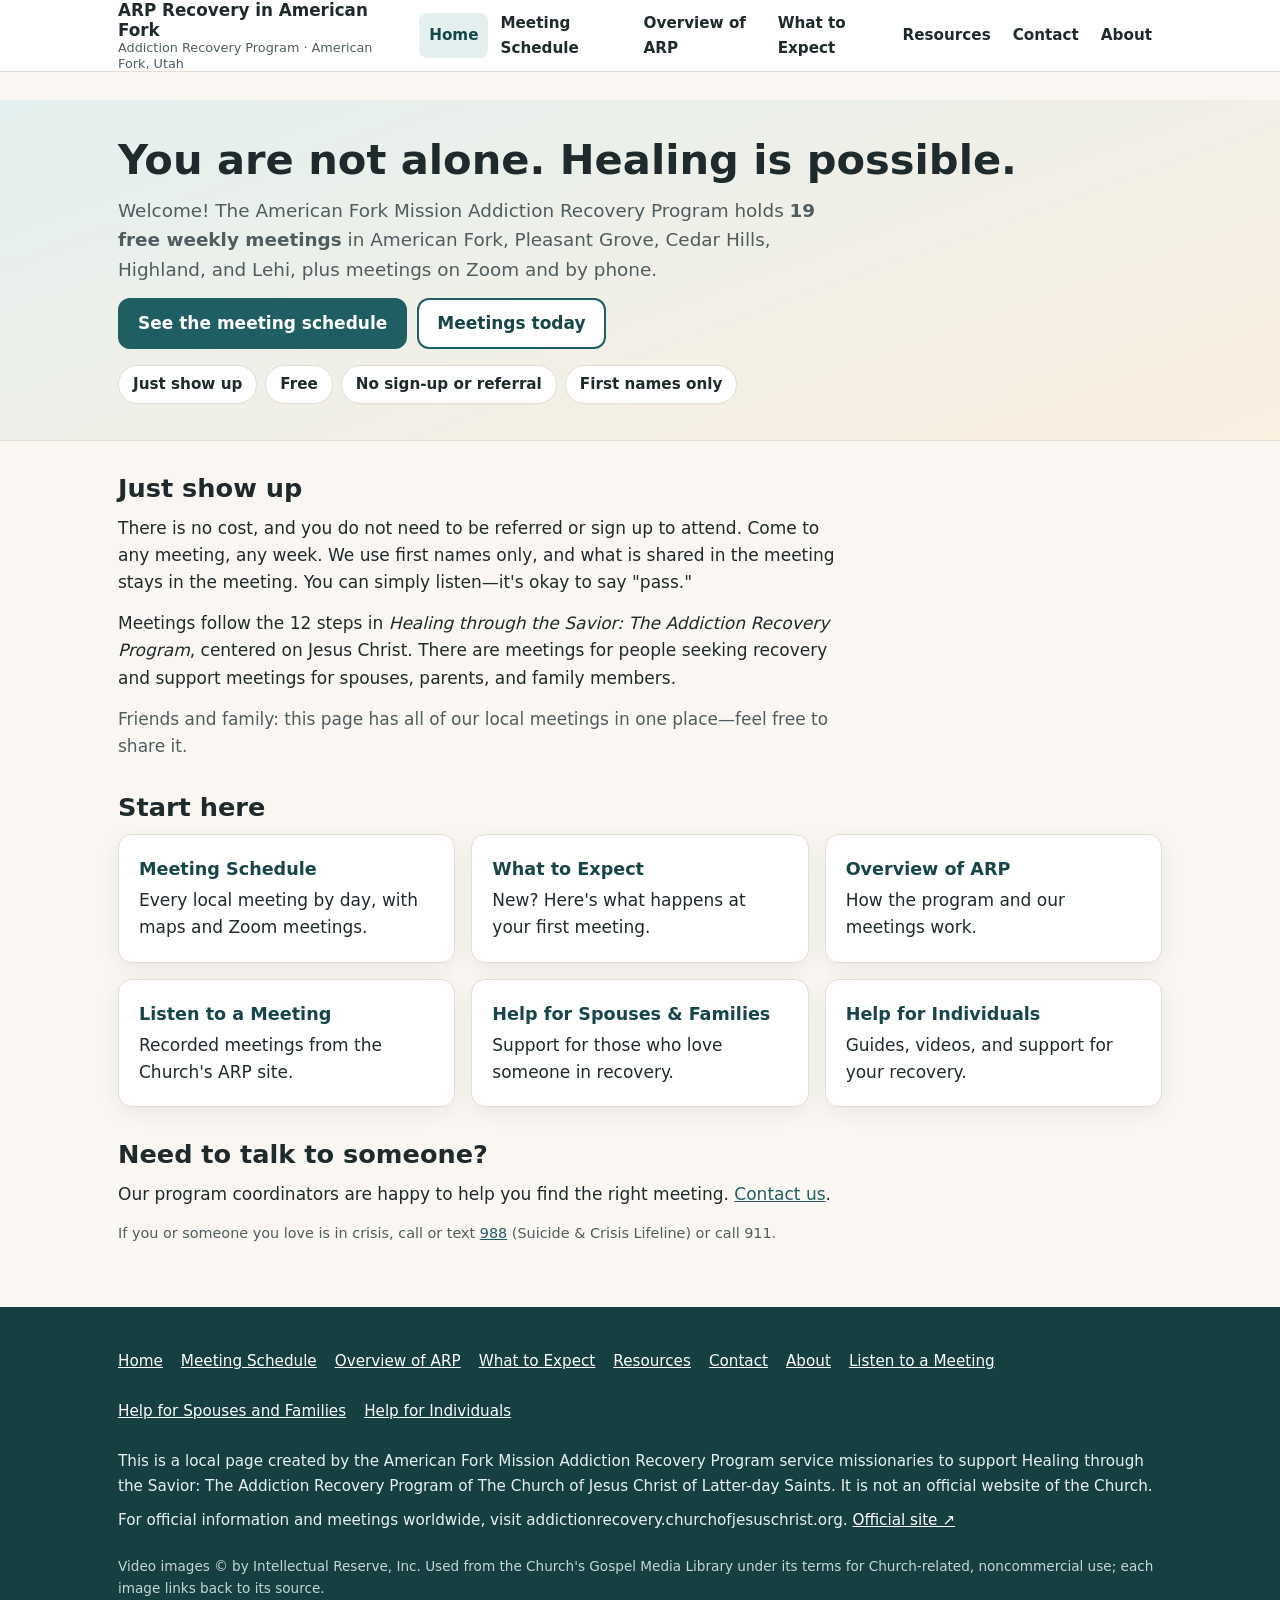
<file: index.html>
<!doctype html>
<html lang="en">
<head>
<meta charset="utf-8">
<meta name="viewport" content="width=device-width, initial-scale=1">
<title>ARP Recovery in American Fork | Addiction Recovery Program meetings</title>
<meta name="description" content="Free, confidential Addiction Recovery Program (ARP) meetings in American Fork, Pleasant Grove, Cedar Hills, Highland, Lehi and on Zoom. See the weekly schedule.">
<meta name="theme-color" content="#1f5f63">
<link rel="icon" href="/assets/img/favicon.svg" type="image/svg+xml">
<link rel="stylesheet" href="/assets/css/site.css">
<script src="/assets/js/site.js" defer></script>
</head>
<body>
<a class="skip" href="#main">Skip to content</a>
<header class="site-header" id="site-header">
  <div class="wrap"><a class="brand" href="/">ARP Recovery in American Fork</a>
  <noscript><nav><a href="/schedule">Schedule</a> · <a href="/overview">Overview</a> · <a href="/what-to-expect">What to Expect</a> · <a href="/resources">Resources</a> · <a href="/contact">Contact</a> · <a href="/about">About</a></nav></noscript></div>
</header>
<div id="announcement"></div>
<!-- ===== EDITABLE PAGE CONTENT START ===== -->
<main id="main">
  <section class="hero">
    <div class="wrap">
      <h1>You are not alone. Healing is possible.</h1>
      <p class="lead">Welcome! The American Fork Mission Addiction Recovery Program holds <strong><span data-meeting-count>19</span> free weekly meetings</strong> in American Fork, Pleasant Grove, Cedar Hills, Highland, and Lehi, plus meetings on Zoom and by phone.</p>
      <div class="btn-row">
        <a class="btn" href="/schedule">See the meeting schedule</a>
        <a class="btn secondary" href="/schedule?day=today">Meetings today</a>
      </div>
      <ul class="pill-list" aria-label="About our meetings">
        <li>Just show up</li><li>Free</li><li>No sign-up or referral</li><li>First names only</li>
      </ul>
    </div>
  </section>

  <div class="wrap">
    <section class="prose">
      <h2>Just show up</h2>
      <p>There is no cost, and you do not need to be referred or sign up to attend. Come to any meeting, any week. We use first names only, and what is shared in the meeting stays in the meeting. You can simply listen—it's okay to say "pass."</p>
      <p>Meetings follow the 12 steps in <em>Healing through the Savior: The Addiction Recovery Program</em>, centered on Jesus Christ. There are meetings for people seeking recovery and support meetings for spouses, parents, and family members.</p>
      <p class="muted">Friends and family: this page has all of our local meetings in one place—feel free to share it.</p>
    </section>

    <h2>Start here</h2>
    <div class="grid grid-3 quick">
      <a class="card" href="/schedule"><strong>Meeting Schedule</strong>Every local meeting by day, with maps and Zoom meetings.</a>
      <a class="card" href="/what-to-expect"><strong>What to Expect</strong>New? Here's what happens at your first meeting.</a>
      <a class="card" href="/overview"><strong>Overview of ARP</strong>How the program and our meetings work.</a>
      <a class="card" href="/resources#listen"><strong>Listen to a Meeting</strong>Recorded meetings from the Church's ARP site.</a>
      <a class="card" href="/resources#families"><strong>Help for Spouses &amp; Families</strong>Support for those who love someone in recovery.</a>
      <a class="card" href="/resources#individuals"><strong>Help for Individuals</strong>Guides, videos, and support for your recovery.</a>
    </div>

    <section class="prose">
      <h2>Need to talk to someone?</h2>
      <p>Our program coordinators are happy to help you find the right meeting. <a href="/contact">Contact us</a>.</p>
      <p class="small muted">If you or someone you love is in crisis, call or text <a href="tel:988">988</a> (Suicide &amp; Crisis Lifeline) or call 911.</p>
    </section>
  </div>
</main>
<!-- ===== EDITABLE PAGE CONTENT END ===== -->
<footer class="site-footer" id="site-footer">
  <div class="wrap"><p>A local page supporting Healing through the Savior: The Addiction Recovery Program of The Church of Jesus Christ of Latter-day Saints. Not an official Church website. <a href="https://addictionrecovery.churchofjesuschrist.org/">Official site</a></p></div>
</footer>
</body>
</html>
</file>
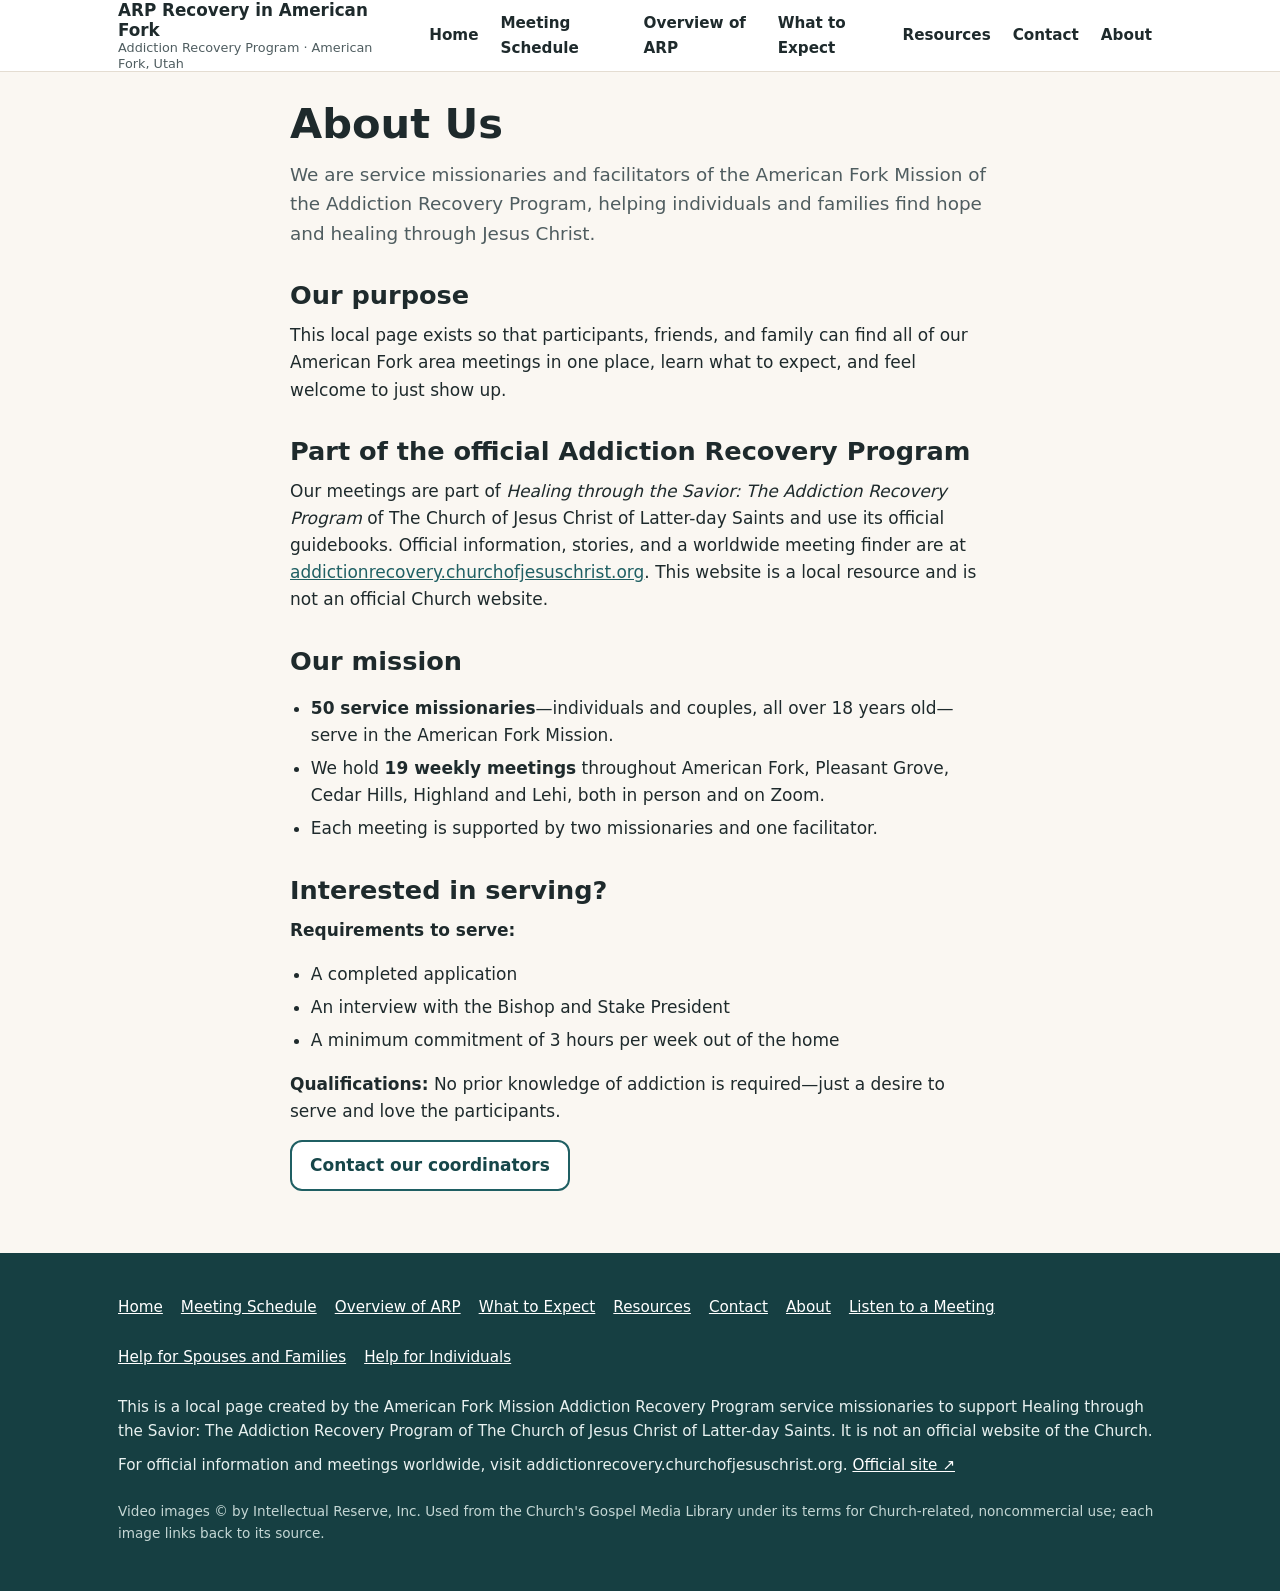
<file: about.html>
<!doctype html>
<html lang="en">
<head>
<meta charset="utf-8">
<meta name="viewport" content="width=device-width, initial-scale=1">
<title>About | ARP Recovery in American Fork</title>
<meta name="description" content="About the American Fork Mission Addiction Recovery Program service missionaries and our local meetings.">
<meta name="theme-color" content="#1f5f63">
<link rel="icon" href="/assets/img/favicon.svg" type="image/svg+xml">
<link rel="stylesheet" href="/assets/css/site.css">
<script src="/assets/js/site.js" defer></script>
</head>
<body>
<a class="skip" href="#main">Skip to content</a>
<header class="site-header" id="site-header">
  <div class="wrap"><a class="brand" href="/">ARP Recovery in American Fork</a>
  <noscript><nav><a href="/schedule">Schedule</a> · <a href="/overview">Overview</a> · <a href="/what-to-expect">What to Expect</a> · <a href="/resources">Resources</a> · <a href="/contact">Contact</a> · <a href="/about">About</a></nav></noscript></div>
</header>
<div id="announcement"></div>
<!-- ===== EDITABLE PAGE CONTENT START ===== -->
<main id="main">
  <div class="wrap prose">
    <!-- SOURCE for numbers and serving info: Elder Olsen's "Addiction Recovery Program Overview.docx" (2026-10-26). -->
    <h1>About Us</h1>
    <p class="lead">We are service missionaries and facilitators of the American Fork Mission of the Addiction Recovery Program, helping individuals and families find hope and healing through Jesus Christ.</p>

    <h2>Our purpose</h2>
    <p>This local page exists so that participants, friends, and family can find all of our American Fork area meetings in one place, learn what to expect, and feel welcome to just show up.</p>

    <h2>Part of the official Addiction Recovery Program</h2>
    <p>Our meetings are part of <em>Healing through the Savior: The Addiction Recovery Program</em> of The Church of Jesus Christ of Latter-day Saints and use its official guidebooks. Official information, stories, and a worldwide meeting finder are at <a href="https://addictionrecovery.churchofjesuschrist.org/" target="_blank" rel="noopener">addictionrecovery.churchofjesuschrist.org</a>. This website is a local resource and is not an official Church website.</p>

    <h2>Our mission</h2>
    <ul>
      <li><strong>50 service missionaries</strong>—individuals and couples, all over 18 years old—serve in the American Fork Mission.</li>
      <li>We hold <strong><span data-meeting-count>19</span> weekly meetings</strong> throughout American Fork, Pleasant Grove, Cedar Hills, Highland and Lehi, both in person and on Zoom.</li>
      <li>Each meeting is supported by two missionaries and one facilitator.</li>
    </ul>

    <h2>Interested in serving?</h2>
    <p><strong>Requirements to serve:</strong></p>
    <ul>
      <li>A completed application</li>
      <li>An interview with the Bishop and Stake President</li>
      <li>A minimum commitment of 3 hours per week out of the home</li>
    </ul>
    <p><strong>Qualifications:</strong> No prior knowledge of addiction is required—just a desire to serve and love the participants.</p>
    <p><a class="btn secondary" href="/contact">Contact our coordinators</a></p>
  </div>
</main>
<!-- ===== EDITABLE PAGE CONTENT END ===== -->
<footer class="site-footer" id="site-footer">
  <div class="wrap"><p>A local page supporting Healing through the Savior: The Addiction Recovery Program of The Church of Jesus Christ of Latter-day Saints. Not an official Church website. <a href="https://addictionrecovery.churchofjesuschrist.org/">Official site</a></p></div>
</footer>
</body>
</html>
</file>
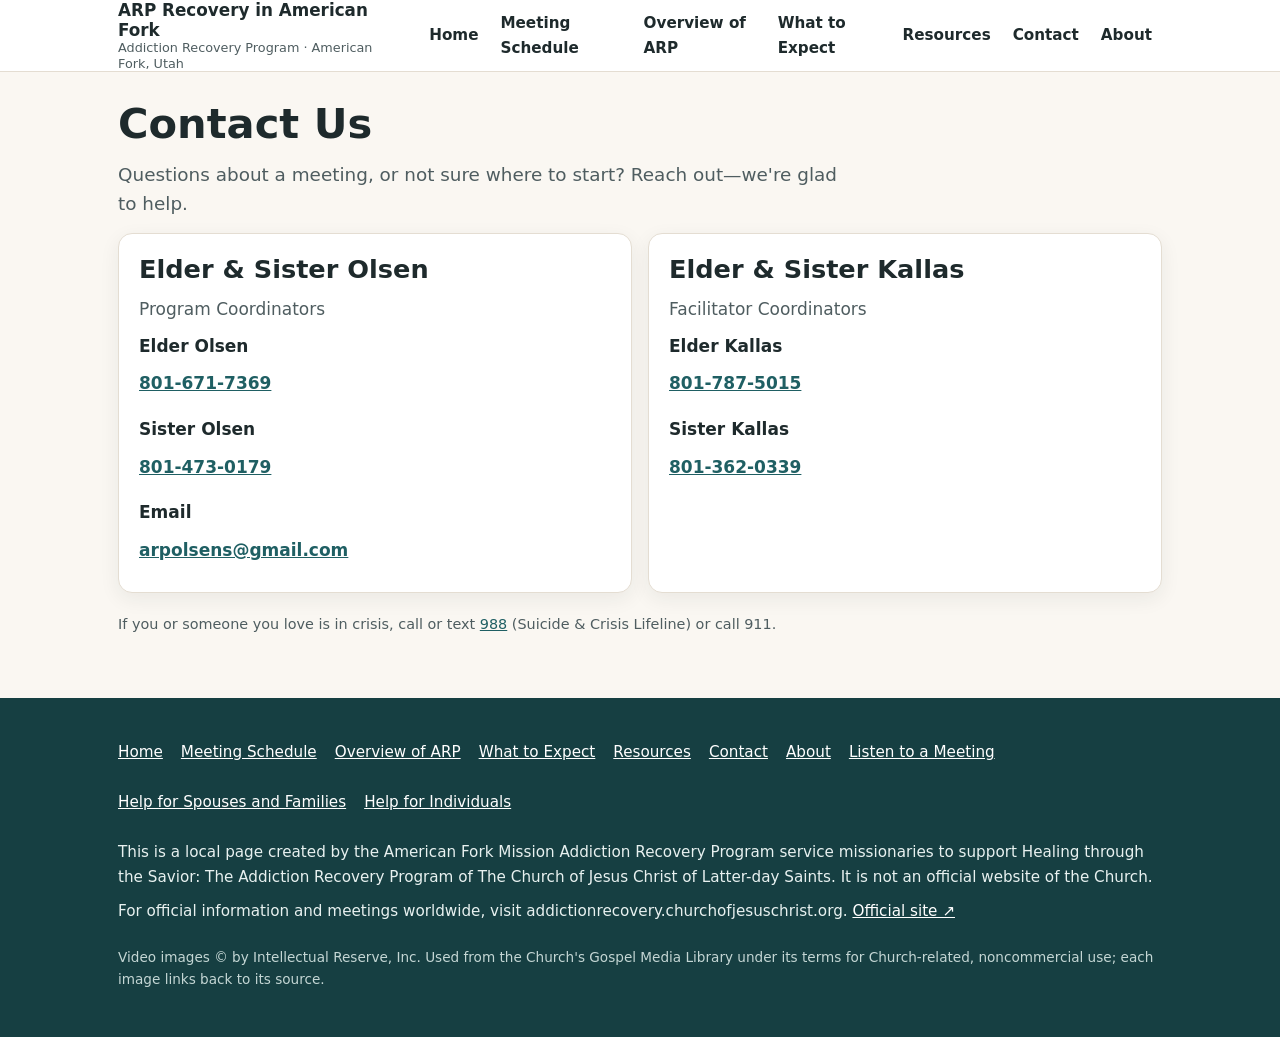
<file: contact.html>
<!doctype html>
<html lang="en">
<head>
<meta charset="utf-8">
<meta name="viewport" content="width=device-width, initial-scale=1">
<title>Contact | ARP Recovery in American Fork</title>
<meta name="description" content="Contact the American Fork Mission Addiction Recovery Program coordinators.">
<meta name="theme-color" content="#1f5f63">
<link rel="icon" href="/assets/img/favicon.svg" type="image/svg+xml">
<link rel="stylesheet" href="/assets/css/site.css">
<script src="/assets/js/site.js" defer></script>
</head>
<body>
<a class="skip" href="#main">Skip to content</a>
<header class="site-header" id="site-header">
  <div class="wrap"><a class="brand" href="/">ARP Recovery in American Fork</a>
  <noscript><nav><a href="/schedule">Schedule</a> · <a href="/overview">Overview</a> · <a href="/what-to-expect">What to Expect</a> · <a href="/resources">Resources</a> · <a href="/contact">Contact</a> · <a href="/about">About</a></nav></noscript></div>
</header>
<div id="announcement"></div>
<!-- ===== EDITABLE PAGE CONTENT START ===== -->
<main id="main">
  <div class="wrap">
    <h1>Contact Us</h1>
    <p class="lead">Questions about a meeting, or not sure where to start? Reach out—we're glad to help.</p>
    <div id="contacts" class="grid grid-2"><p class="muted">Loading…</p></div>
    <p class="small muted" style="margin-top:20px">If you or someone you love is in crisis, call or text <a href="tel:988">988</a> (Suicide &amp; Crisis Lifeline) or call 911.</p>
  </div>
</main>
<!-- ===== EDITABLE PAGE CONTENT END ===== -->
<footer class="site-footer" id="site-footer">
  <div class="wrap"><p>A local page supporting Healing through the Savior: The Addiction Recovery Program of The Church of Jesus Christ of Latter-day Saints. Not an official Church website. <a href="https://addictionrecovery.churchofjesuschrist.org/">Official site</a></p></div>
</footer>
</body>
</html>
</file>
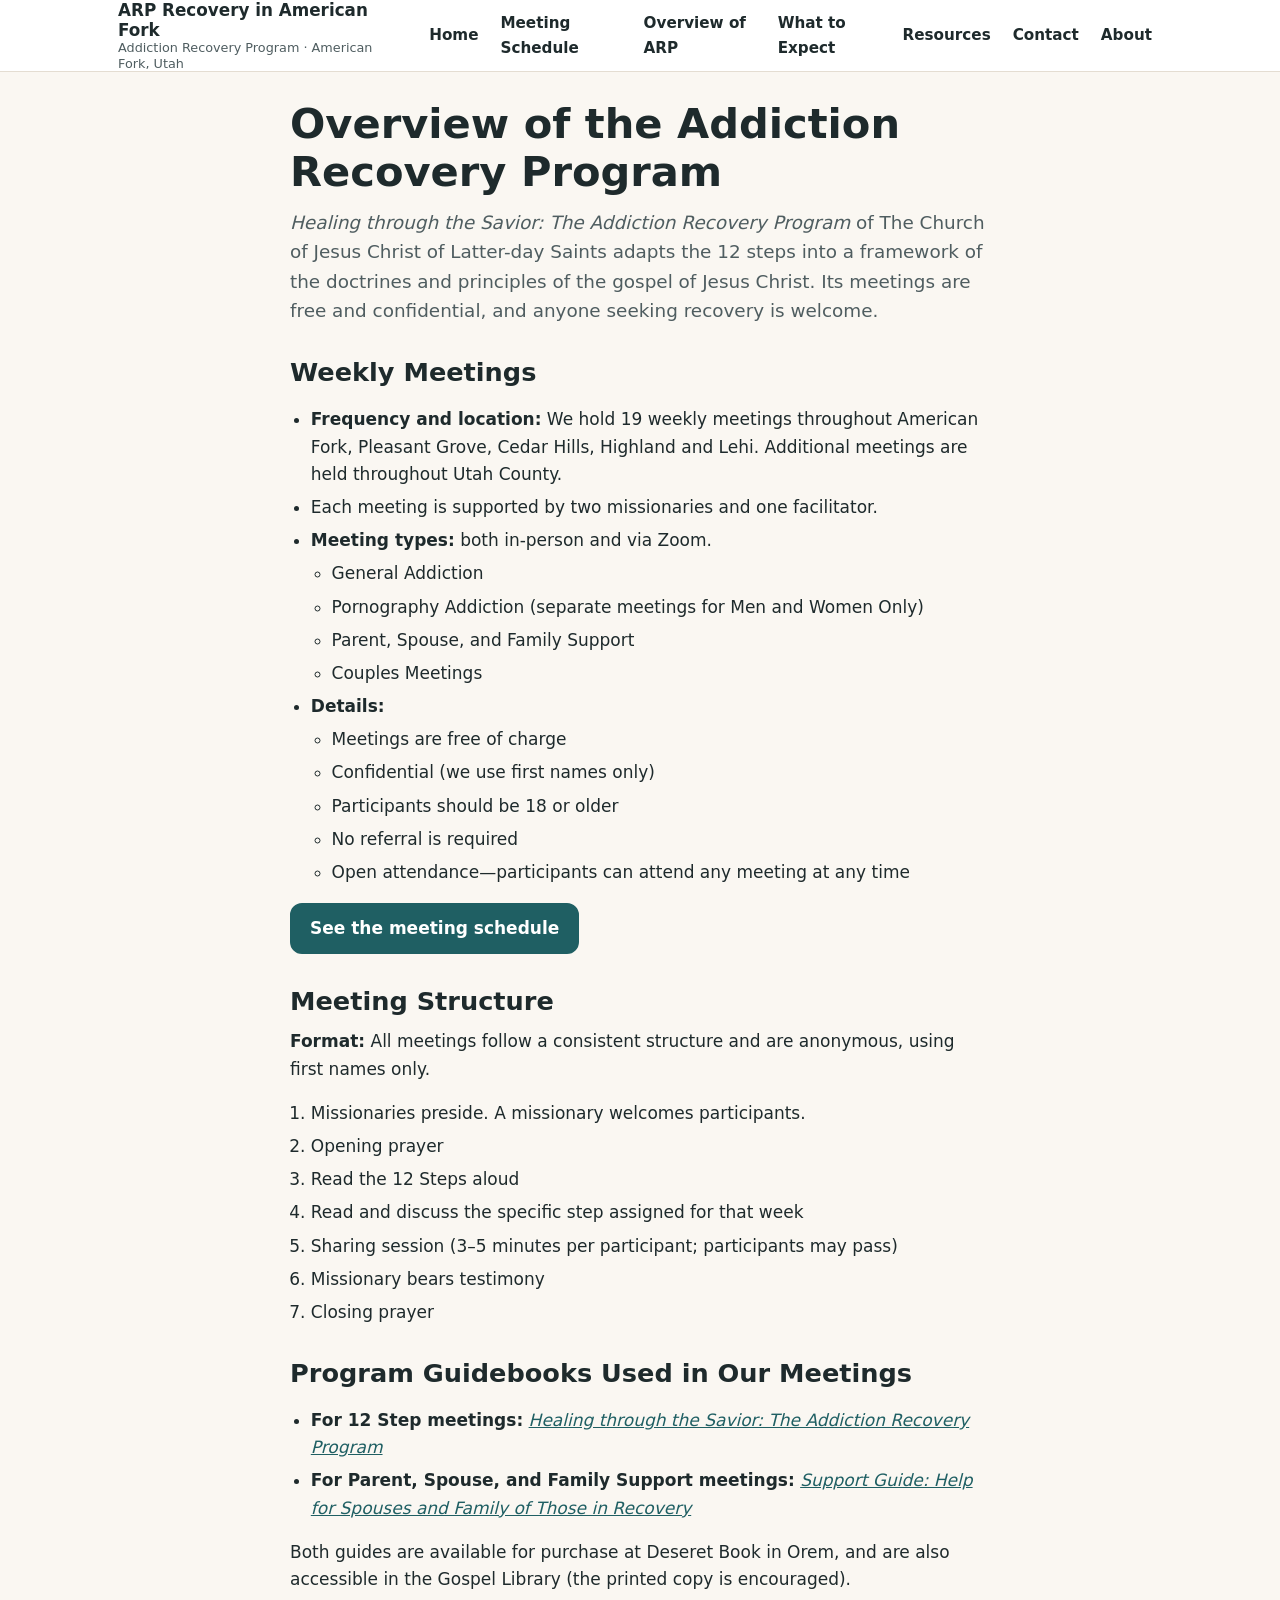
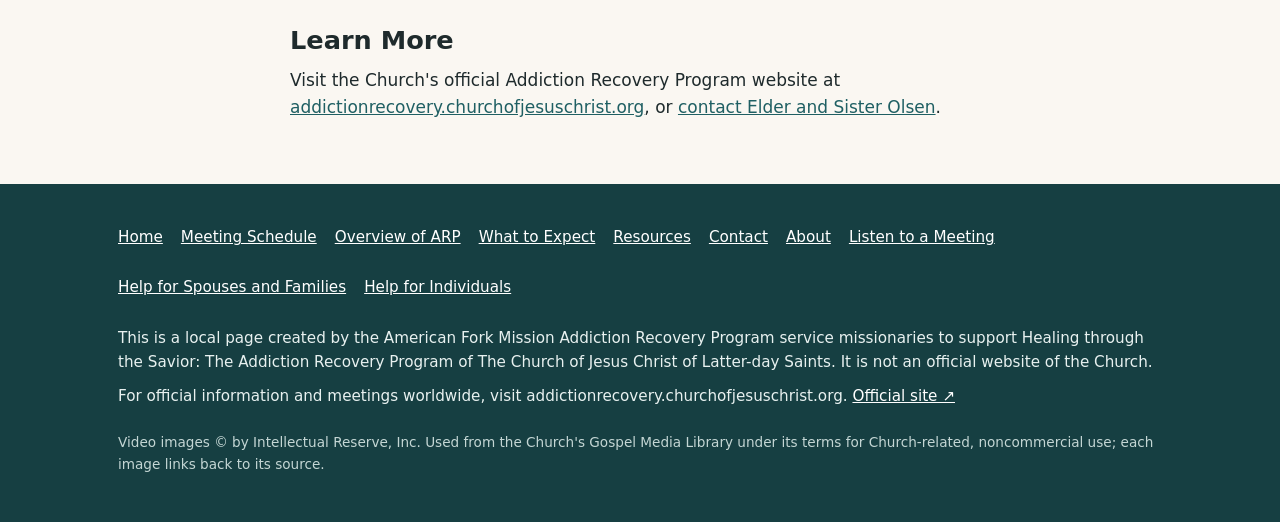
<file: overview.html>
<!doctype html>
<html lang="en">
<head>
<meta charset="utf-8">
<meta name="viewport" content="width=device-width, initial-scale=1">
<title>Overview of ARP | ARP Recovery in American Fork</title>
<meta name="description" content="An overview of the Addiction Recovery Program meetings in the American Fork Mission.">
<meta name="theme-color" content="#1f5f63">
<link rel="icon" href="/assets/img/favicon.svg" type="image/svg+xml">
<link rel="stylesheet" href="/assets/css/site.css">
<script src="/assets/js/site.js" defer></script>
</head>
<body>
<a class="skip" href="#main">Skip to content</a>
<header class="site-header" id="site-header">
  <div class="wrap"><a class="brand" href="/">ARP Recovery in American Fork</a>
  <noscript><nav><a href="/schedule">Schedule</a> · <a href="/overview">Overview</a> · <a href="/what-to-expect">What to Expect</a> · <a href="/resources">Resources</a> · <a href="/contact">Contact</a> · <a href="/about">About</a></nav></noscript></div>
</header>
<div id="announcement"></div>
<!-- ===== EDITABLE PAGE CONTENT START ===== -->
<main id="main">
  <div class="wrap prose">
    <!-- SOURCE: Elder Olsen's document "Addiction Recovery Program Overview.docx" (emailed to Jake 2026-10-26).
         Replace this section if Elder Olsen sends an updated version. -->
    <h1>Overview of the Addiction Recovery Program</h1>
    <p class="lead"><em>Healing through the Savior: The Addiction Recovery Program</em> of The Church of Jesus Christ of Latter-day Saints adapts the 12 steps into a framework of the doctrines and principles of the gospel of Jesus Christ. Its meetings are free and confidential, and anyone seeking recovery is welcome.</p>

    <h2>Weekly Meetings</h2>
    <ul>
      <li><strong>Frequency and location:</strong> We hold <span data-meeting-count>19</span> weekly meetings throughout American Fork, Pleasant Grove, Cedar Hills, Highland and Lehi. Additional meetings are held throughout Utah County.</li>
      <li>Each meeting is supported by two missionaries and one facilitator.</li>
      <li><strong>Meeting types:</strong> both in-person and via Zoom.
        <ul>
          <li>General Addiction</li>
          <li>Pornography Addiction (separate meetings for Men and Women Only)</li>
          <li>Parent, Spouse, and Family Support</li>
          <li>Couples Meetings</li>
        </ul>
      </li>
      <li><strong>Details:</strong>
        <ul>
          <li>Meetings are free of charge</li>
          <li>Confidential (we use first names only)</li>
          <li>Participants should be 18 or older</li>
          <li>No referral is required</li>
          <li>Open attendance—participants can attend any meeting at any time</li>
        </ul>
      </li>
    </ul>
    <p><a class="btn" href="/schedule">See the meeting schedule</a></p>

    <h2>Meeting Structure</h2>
    <p><strong>Format:</strong> All meetings follow a consistent structure and are anonymous, using first names only.</p>
    <ol>
      <li>Missionaries preside. A missionary welcomes participants.</li>
      <li>Opening prayer</li>
      <li>Read the 12 Steps aloud</li>
      <li>Read and discuss the specific step assigned for that week</li>
      <li>Sharing session (3–5 minutes per participant; participants may pass)</li>
      <li>Missionary bears testimony</li>
      <li>Closing prayer</li>
    </ol>

    <h2>Program Guidebooks Used in Our Meetings</h2>
    <ul>
      <li><strong>For 12 Step meetings:</strong> <a href="https://www.churchofjesuschrist.org/study/manual/addiction-recovery-program-2023?lang=eng" target="_blank" rel="noopener"><em>Healing through the Savior: The Addiction Recovery Program</em></a></li>
      <li><strong>For Parent, Spouse, and Family Support meetings:</strong> <a href="https://www.churchofjesuschrist.org/study/manual/support-guide-help-for-spouses-and-family-of-those-in-recovery/introduction?lang=eng" target="_blank" rel="noopener"><em>Support Guide: Help for Spouses and Family of Those in Recovery</em></a></li>
    </ul>
    <p>Both guides are available for purchase at Deseret Book in Orem, and are also accessible in the Gospel Library (the printed copy is encouraged).</p>

    <h2>Learn More</h2>
    <p>Visit the Church's official Addiction Recovery Program website at <a href="https://addictionrecovery.churchofjesuschrist.org/" target="_blank" rel="noopener">addictionrecovery.churchofjesuschrist.org</a>, or <a href="/contact">contact Elder and Sister Olsen</a>.</p>
  </div>
</main>
<!-- ===== EDITABLE PAGE CONTENT END ===== -->
<footer class="site-footer" id="site-footer">
  <div class="wrap"><p>A local page supporting Healing through the Savior: The Addiction Recovery Program of The Church of Jesus Christ of Latter-day Saints. Not an official Church website. <a href="https://addictionrecovery.churchofjesuschrist.org/">Official site</a></p></div>
</footer>
</body>
</html>
</file>
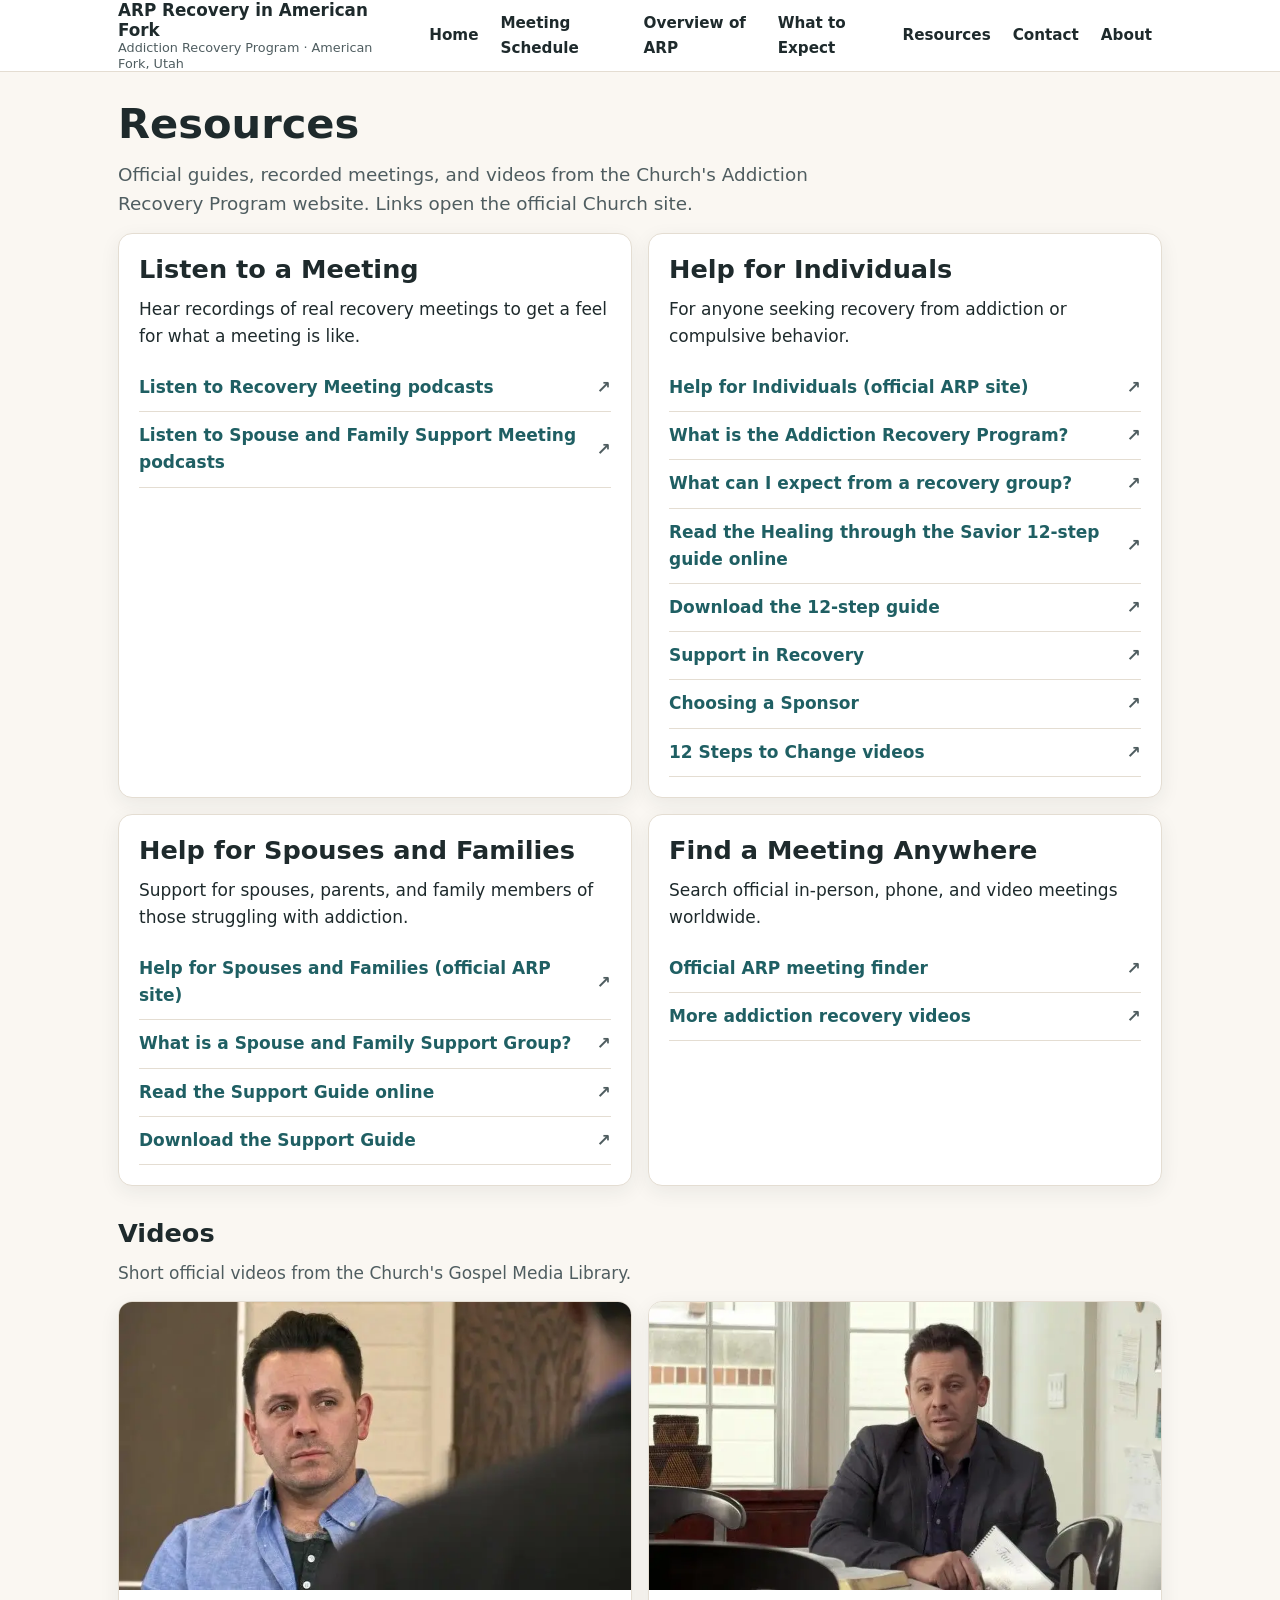
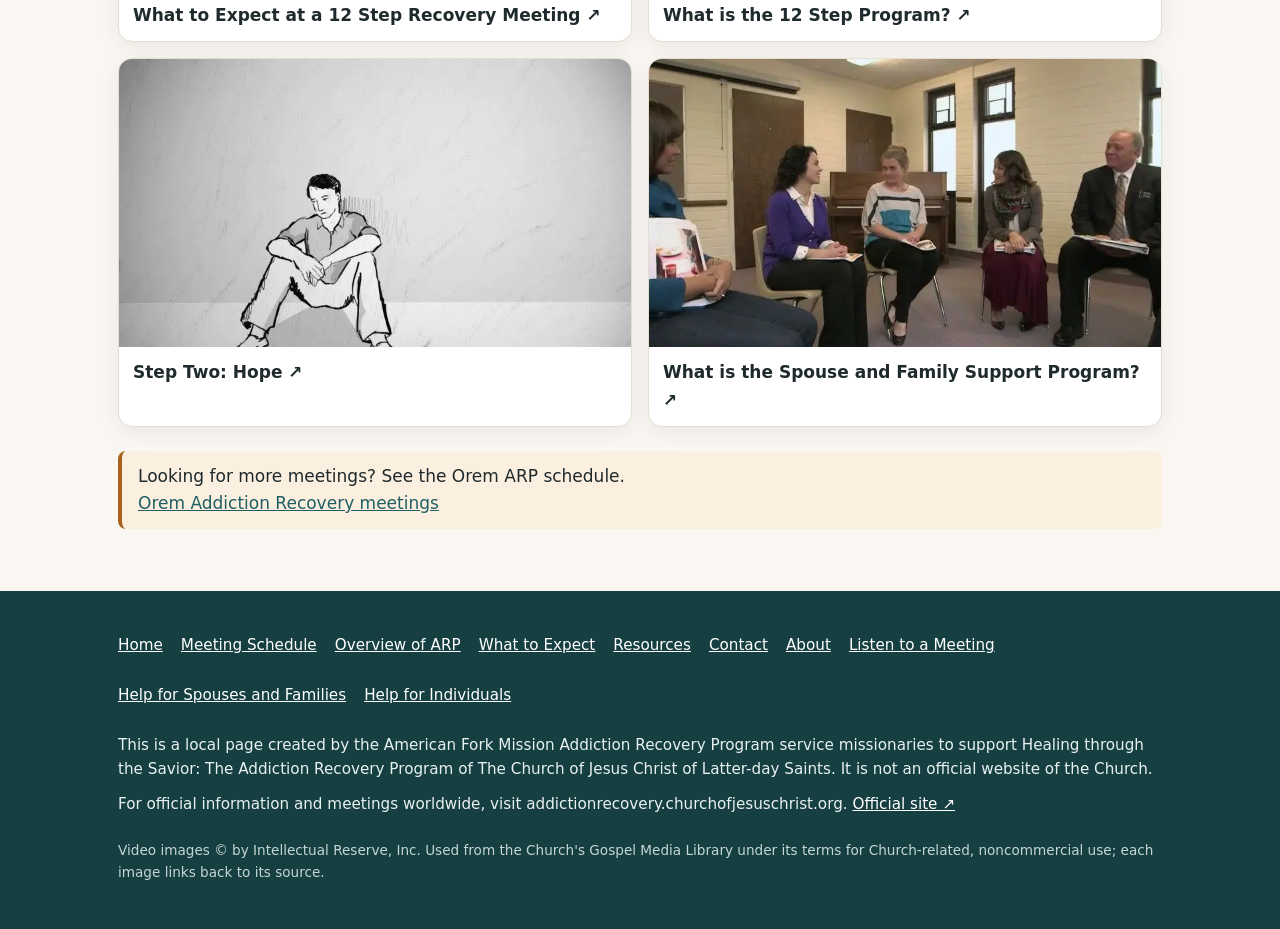
<file: resources.html>
<!doctype html>
<html lang="en">
<head>
<meta charset="utf-8">
<meta name="viewport" content="width=device-width, initial-scale=1">
<title>Resources | ARP Recovery in American Fork</title>
<meta name="description" content="Listen to a recovery meeting, help for individuals, and help for spouses and families from the official Church Addiction Recovery Program.">
<meta name="theme-color" content="#1f5f63">
<link rel="icon" href="/assets/img/favicon.svg" type="image/svg+xml">
<link rel="stylesheet" href="/assets/css/site.css">
<script src="/assets/js/site.js" defer></script>
</head>
<body>
<a class="skip" href="#main">Skip to content</a>
<header class="site-header" id="site-header">
  <div class="wrap"><a class="brand" href="/">ARP Recovery in American Fork</a>
  <noscript><nav><a href="/schedule">Schedule</a> · <a href="/overview">Overview</a> · <a href="/what-to-expect">What to Expect</a> · <a href="/resources">Resources</a> · <a href="/contact">Contact</a> · <a href="/about">About</a></nav></noscript></div>
</header>
<div id="announcement"></div>
<!-- ===== EDITABLE PAGE CONTENT START ===== -->
<main id="main">
  <div class="wrap">
    <h1>Resources</h1>
    <p class="lead">Official guides, recorded meetings, and videos from the Church's Addiction Recovery Program website. Links open the official Church site.</p>
    <div id="resources" class="grid grid-2">
      <noscript><p><a href="https://addictionrecovery.churchofjesuschrist.org/">Official Addiction Recovery Program website</a></p></noscript>
    </div>
    <h2>Videos</h2>
    <p class="muted">Short official videos from the Church's Gospel Media Library.</p>
    <div id="videos" class="grid grid-2"></div>
    <p class="note" style="margin-top:24px">Looking for more meetings? See the Orem ARP schedule.<br>
      <a href="https://www.oremaddictionrecovery.com/" target="_blank" rel="noopener">Orem Addiction Recovery meetings</a></p>
  </div>
</main>
<!-- ===== EDITABLE PAGE CONTENT END ===== -->
<footer class="site-footer" id="site-footer">
  <div class="wrap"><p>A local page supporting Healing through the Savior: The Addiction Recovery Program of The Church of Jesus Christ of Latter-day Saints. Not an official Church website. <a href="https://addictionrecovery.churchofjesuschrist.org/">Official site</a></p></div>
</footer>
</body>
</html>
</file>
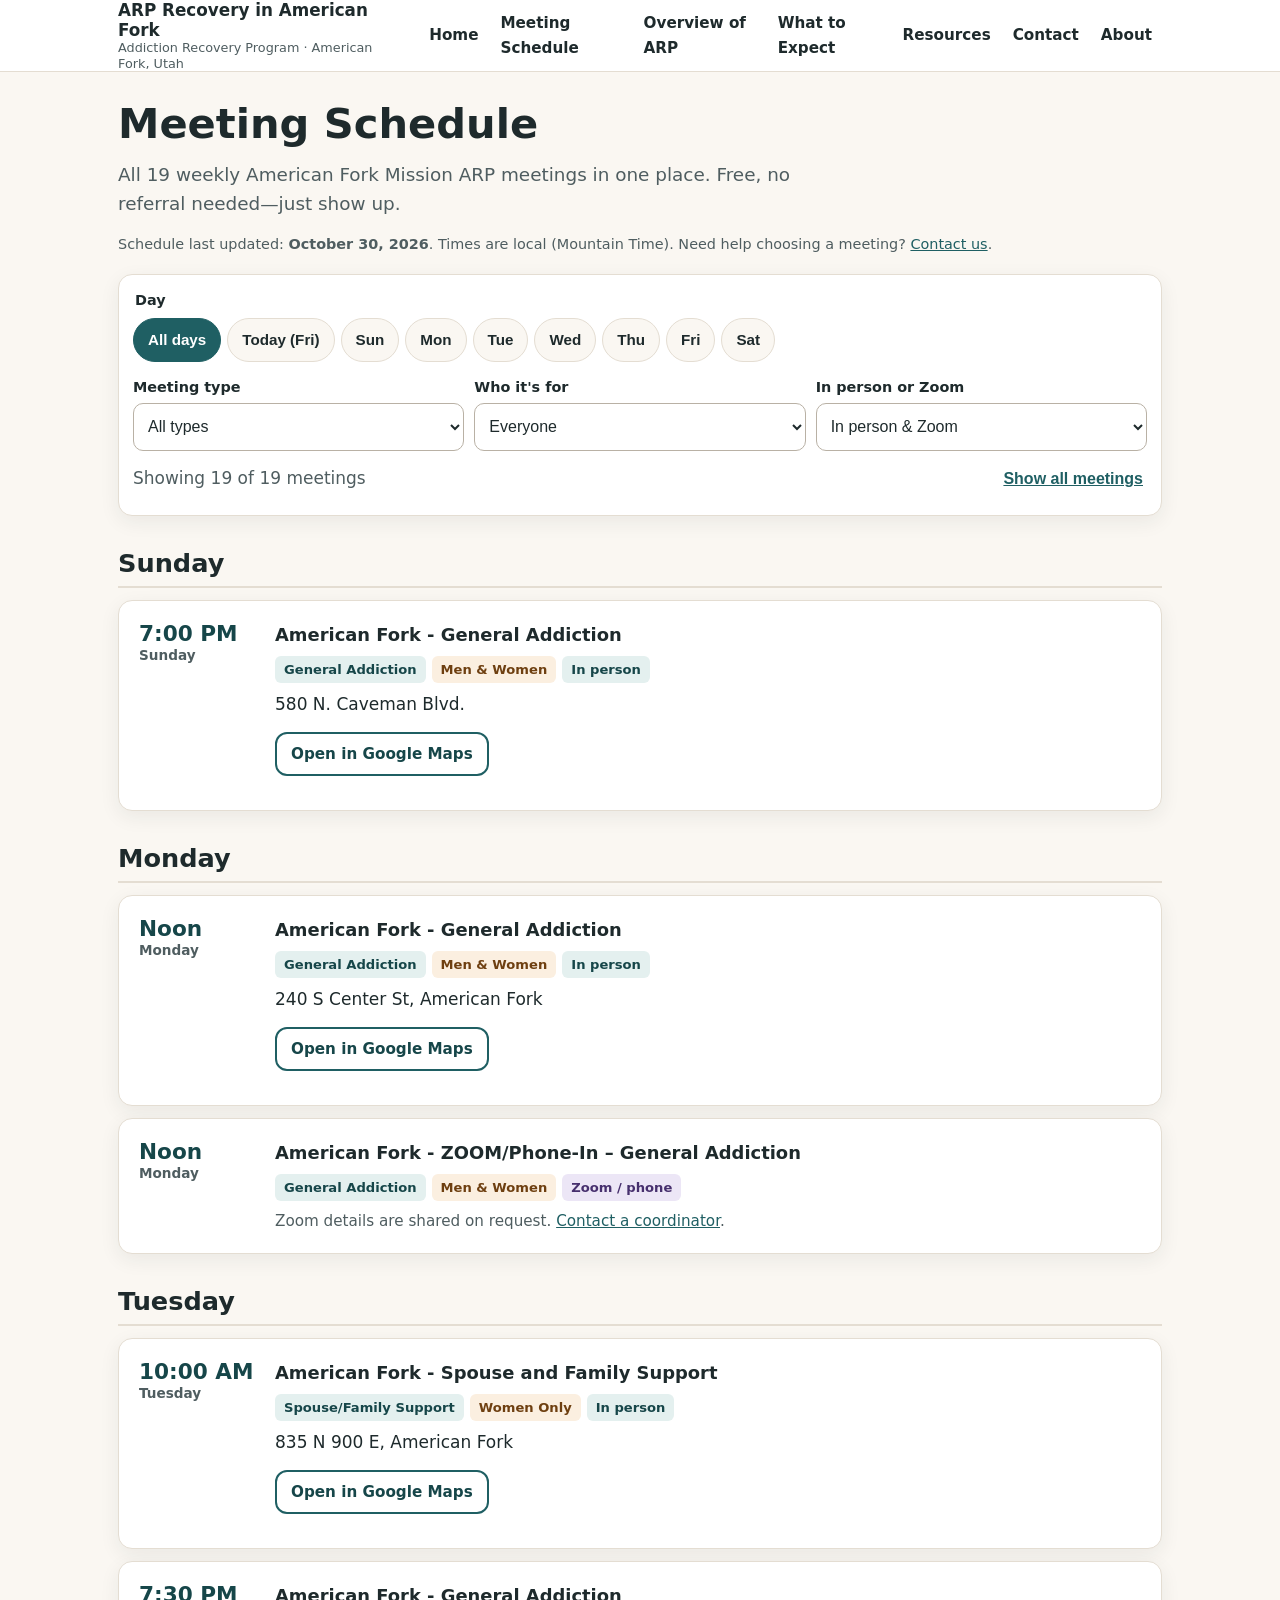
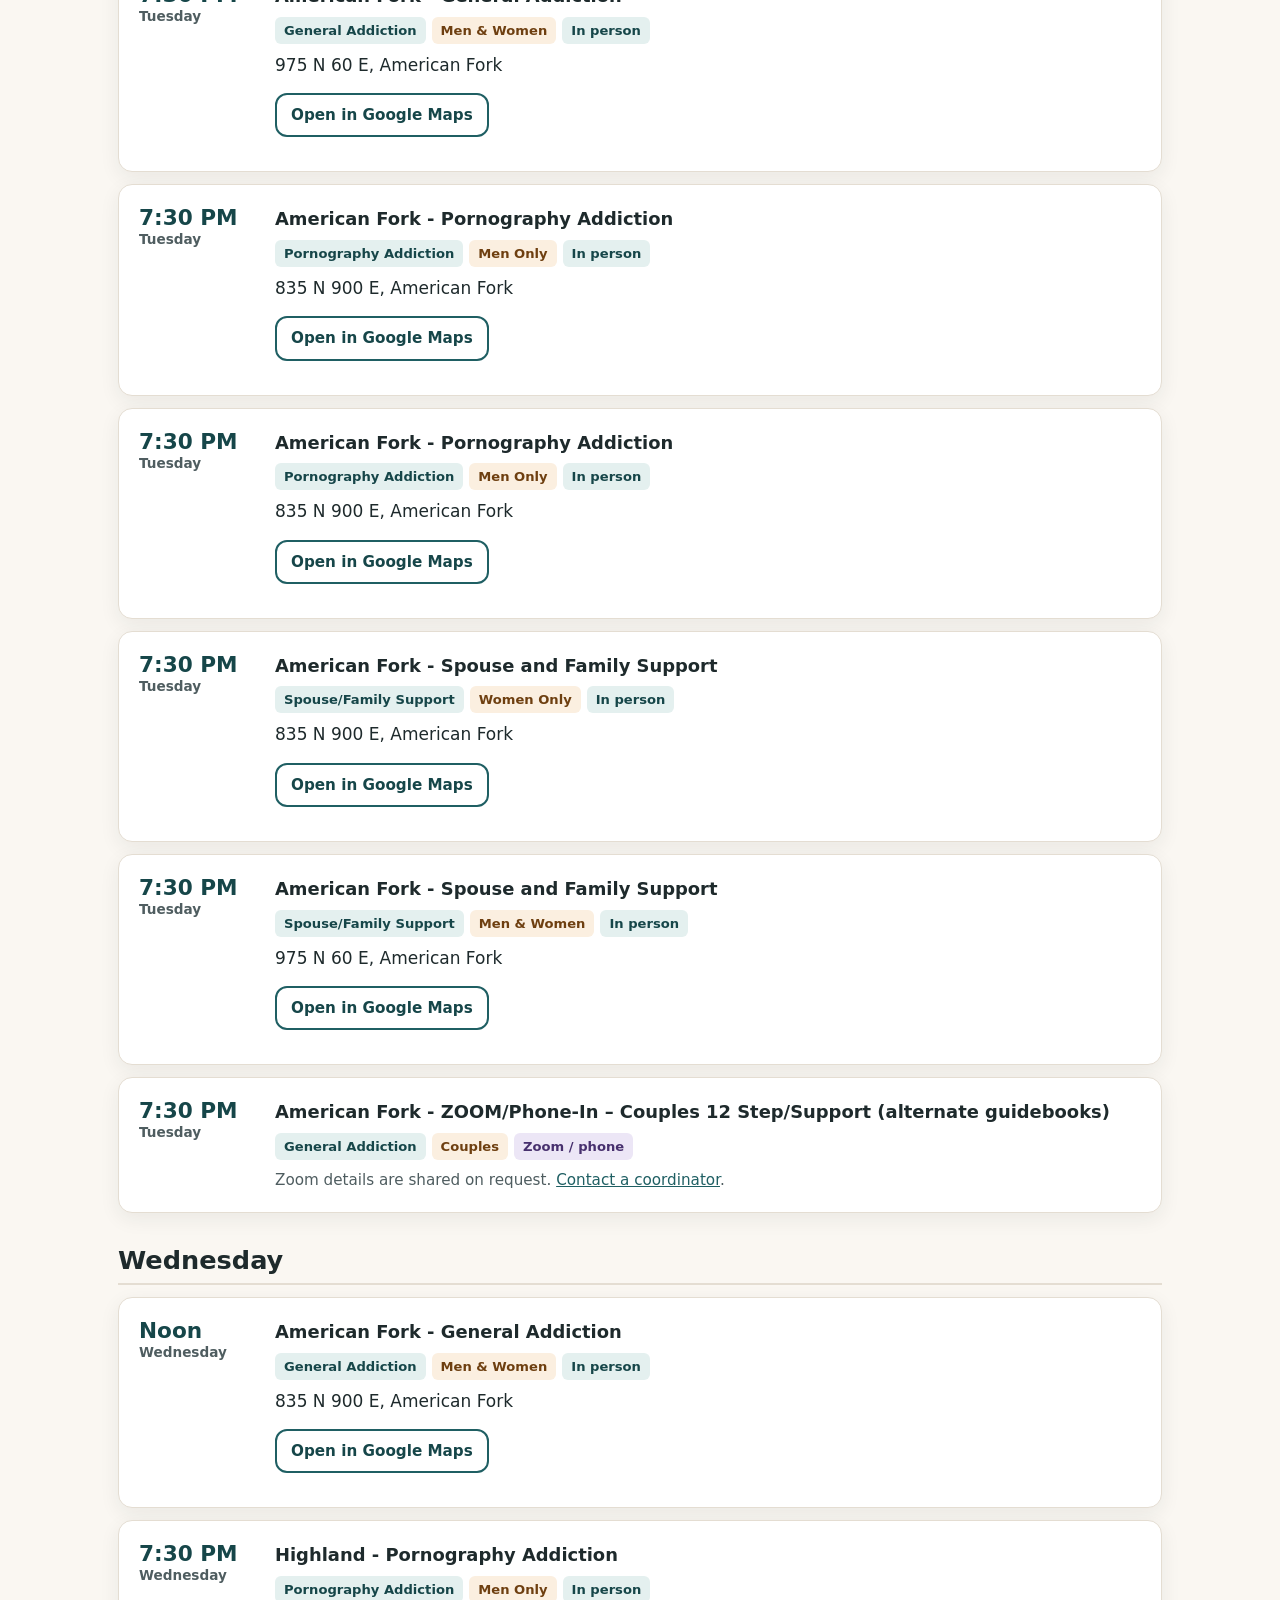
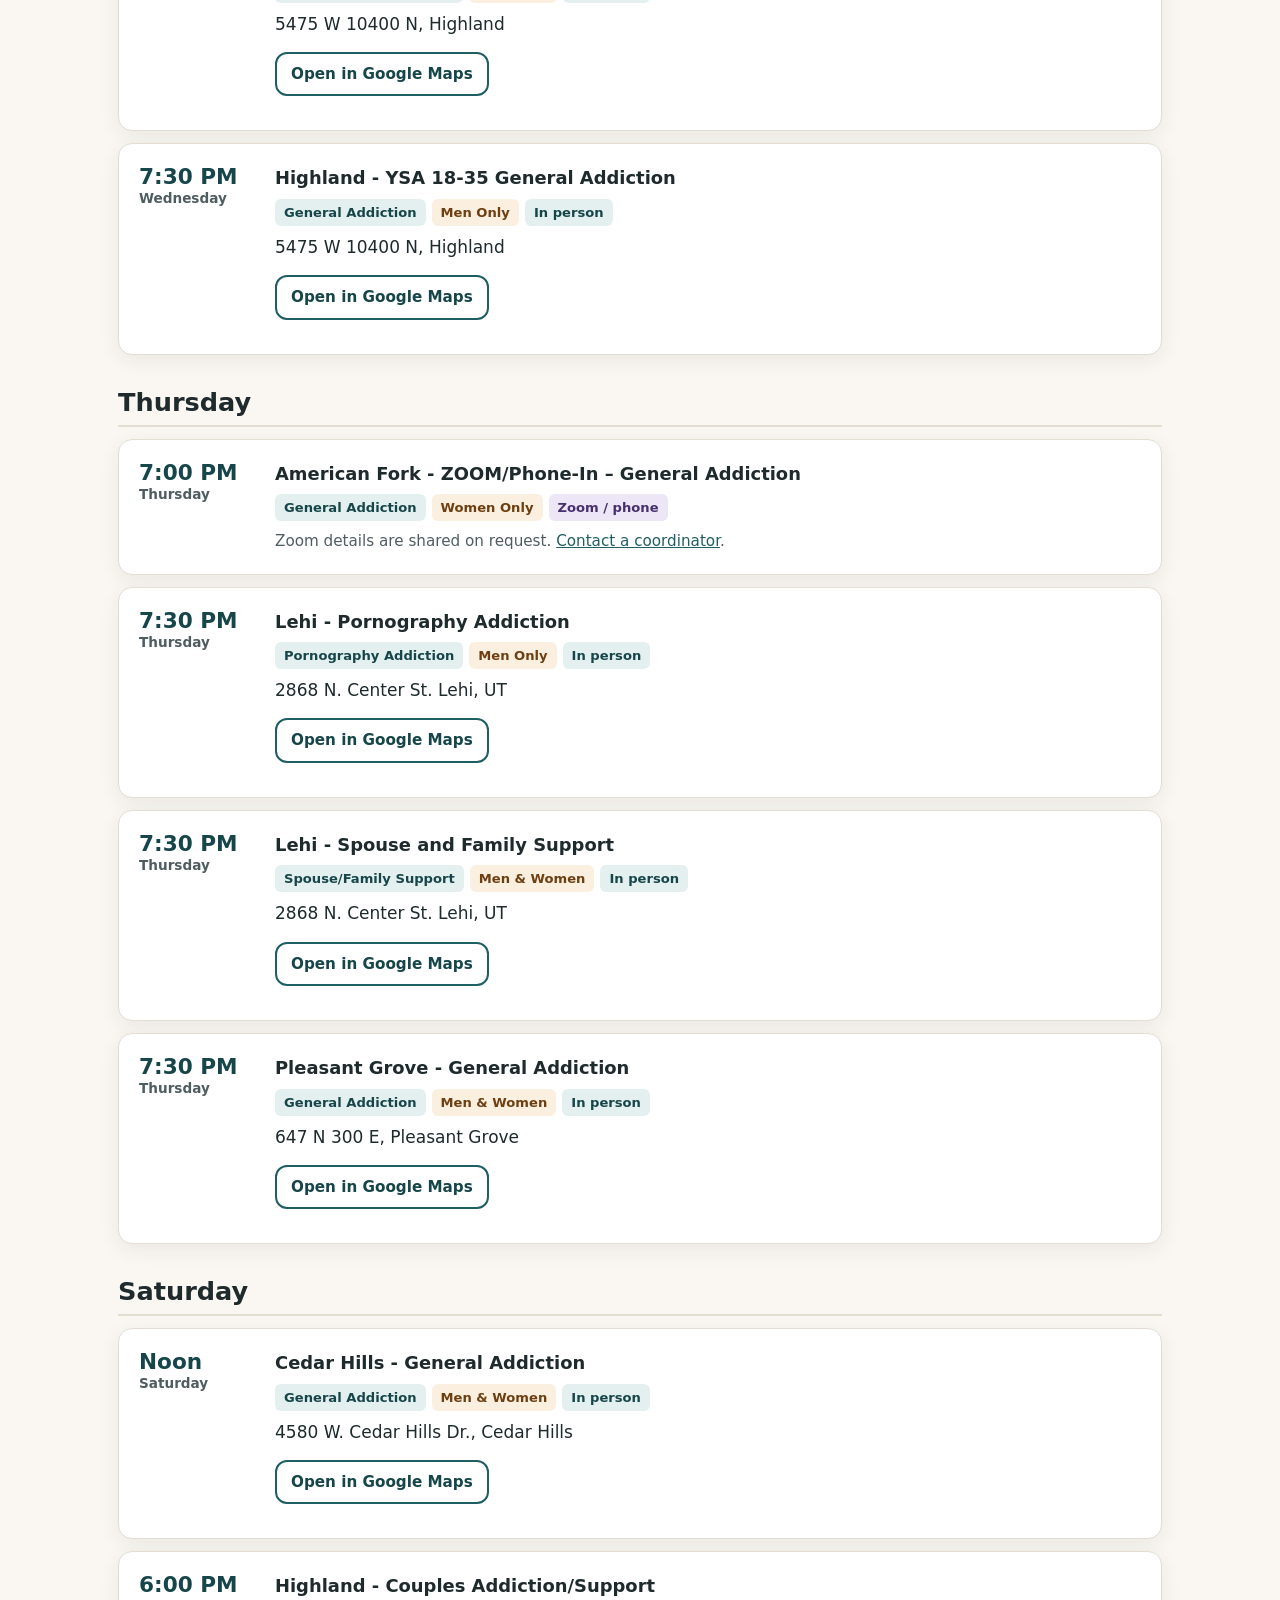
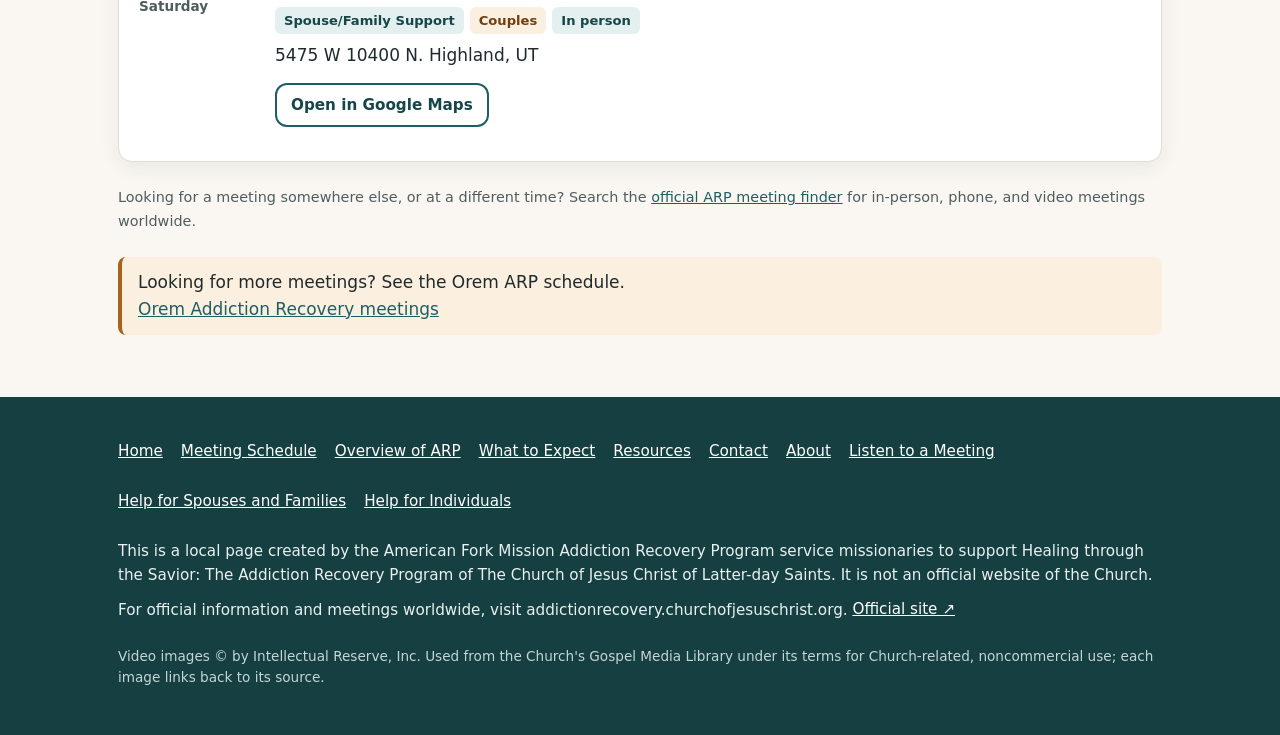
<file: schedule.html>
<!doctype html>
<html lang="en">
<head>
<meta charset="utf-8">
<meta name="viewport" content="width=device-width, initial-scale=1">
<title>Meeting Schedule | ARP Recovery in American Fork</title>
<meta name="description" content="Weekly schedule of all American Fork area Addiction Recovery Program meetings: day, time, location, map, and Zoom links.">
<meta name="theme-color" content="#1f5f63">
<link rel="icon" href="/assets/img/favicon.svg" type="image/svg+xml">
<link rel="stylesheet" href="/assets/css/site.css">
<script src="/assets/js/site.js" defer></script>
</head>
<body>
<a class="skip" href="#main">Skip to content</a>
<header class="site-header" id="site-header">
  <div class="wrap"><a class="brand" href="/">ARP Recovery in American Fork</a>
  <noscript><nav><a href="/schedule">Schedule</a> · <a href="/overview">Overview</a> · <a href="/what-to-expect">What to Expect</a> · <a href="/resources">Resources</a> · <a href="/contact">Contact</a> · <a href="/about">About</a></nav></noscript></div>
</header>
<div id="announcement"></div>
<!-- ===== EDITABLE PAGE CONTENT START ===== -->
<main id="main">
  <div class="wrap">
    <h1>Meeting Schedule</h1>
    <p class="lead">All <span data-meeting-count>19</span> weekly American Fork Mission ARP meetings in one place. Free, no referral needed—just show up.</p>
    <p class="small muted">Schedule last updated: <strong data-schedule-updated>—</strong>. Times are local (Mountain Time). Need help choosing a meeting? <a href="/contact">Contact us</a>.</p>
    <div id="schedule-app">
      <noscript><p class="note">The schedule needs JavaScript to display. You can also use the <a href="https://addictionrecovery.churchofjesuschrist.org/">official ARP meeting finder</a>.</p></noscript>
      <p class="muted">Loading meetings…</p>
    </div>
    <p class="small muted" style="margin-top:24px">Looking for a meeting somewhere else, or at a different time? Search the <a href="https://addictionrecovery.churchofjesuschrist.org/" target="_blank" rel="noopener">official ARP meeting finder</a> for in-person, phone, and video meetings worldwide.</p>
    <p class="note" style="margin-top:24px">Looking for more meetings? See the Orem ARP schedule.<br>
      <a href="https://www.oremaddictionrecovery.com/" target="_blank" rel="noopener">Orem Addiction Recovery meetings</a></p>
  </div>
</main>
<!-- ===== EDITABLE PAGE CONTENT END ===== -->
<footer class="site-footer" id="site-footer">
  <div class="wrap"><p>A local page supporting Healing through the Savior: The Addiction Recovery Program of The Church of Jesus Christ of Latter-day Saints. Not an official Church website. <a href="https://addictionrecovery.churchofjesuschrist.org/">Official site</a></p></div>
</footer>
</body>
</html>
</file>
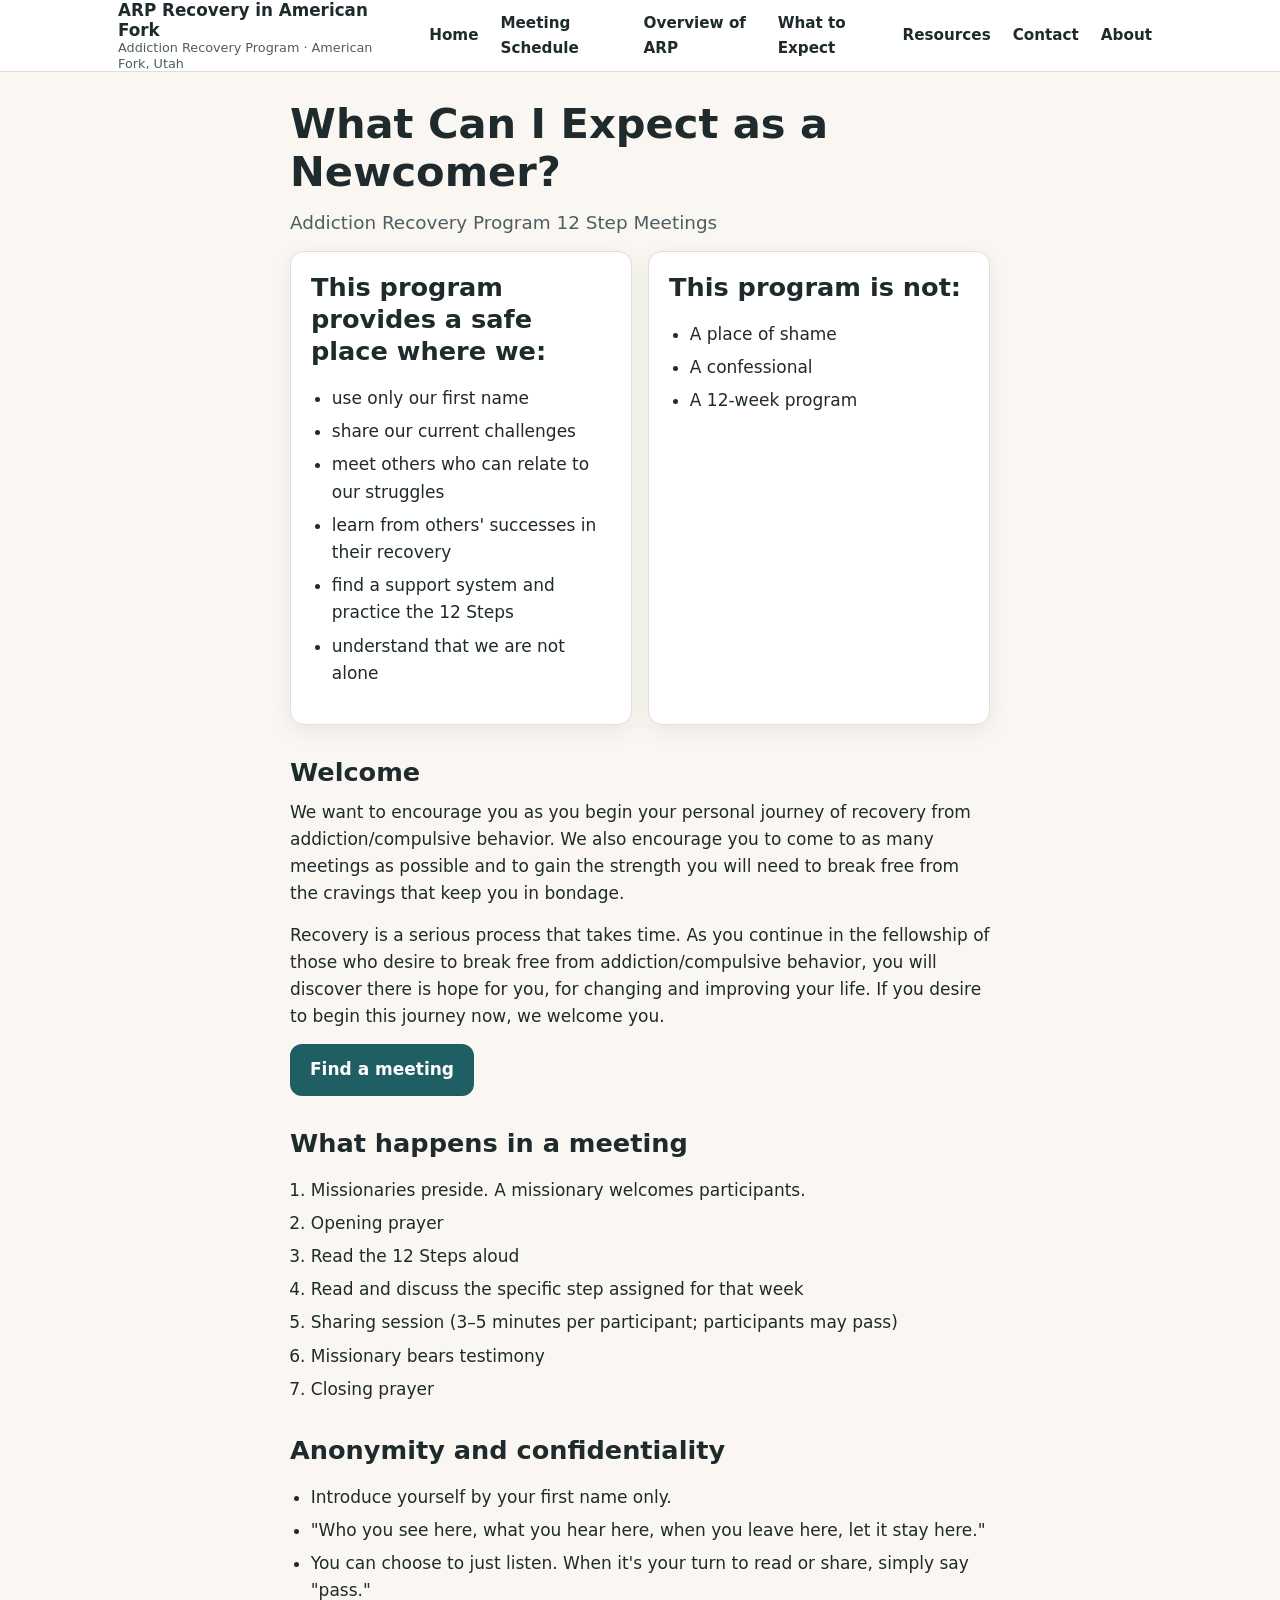
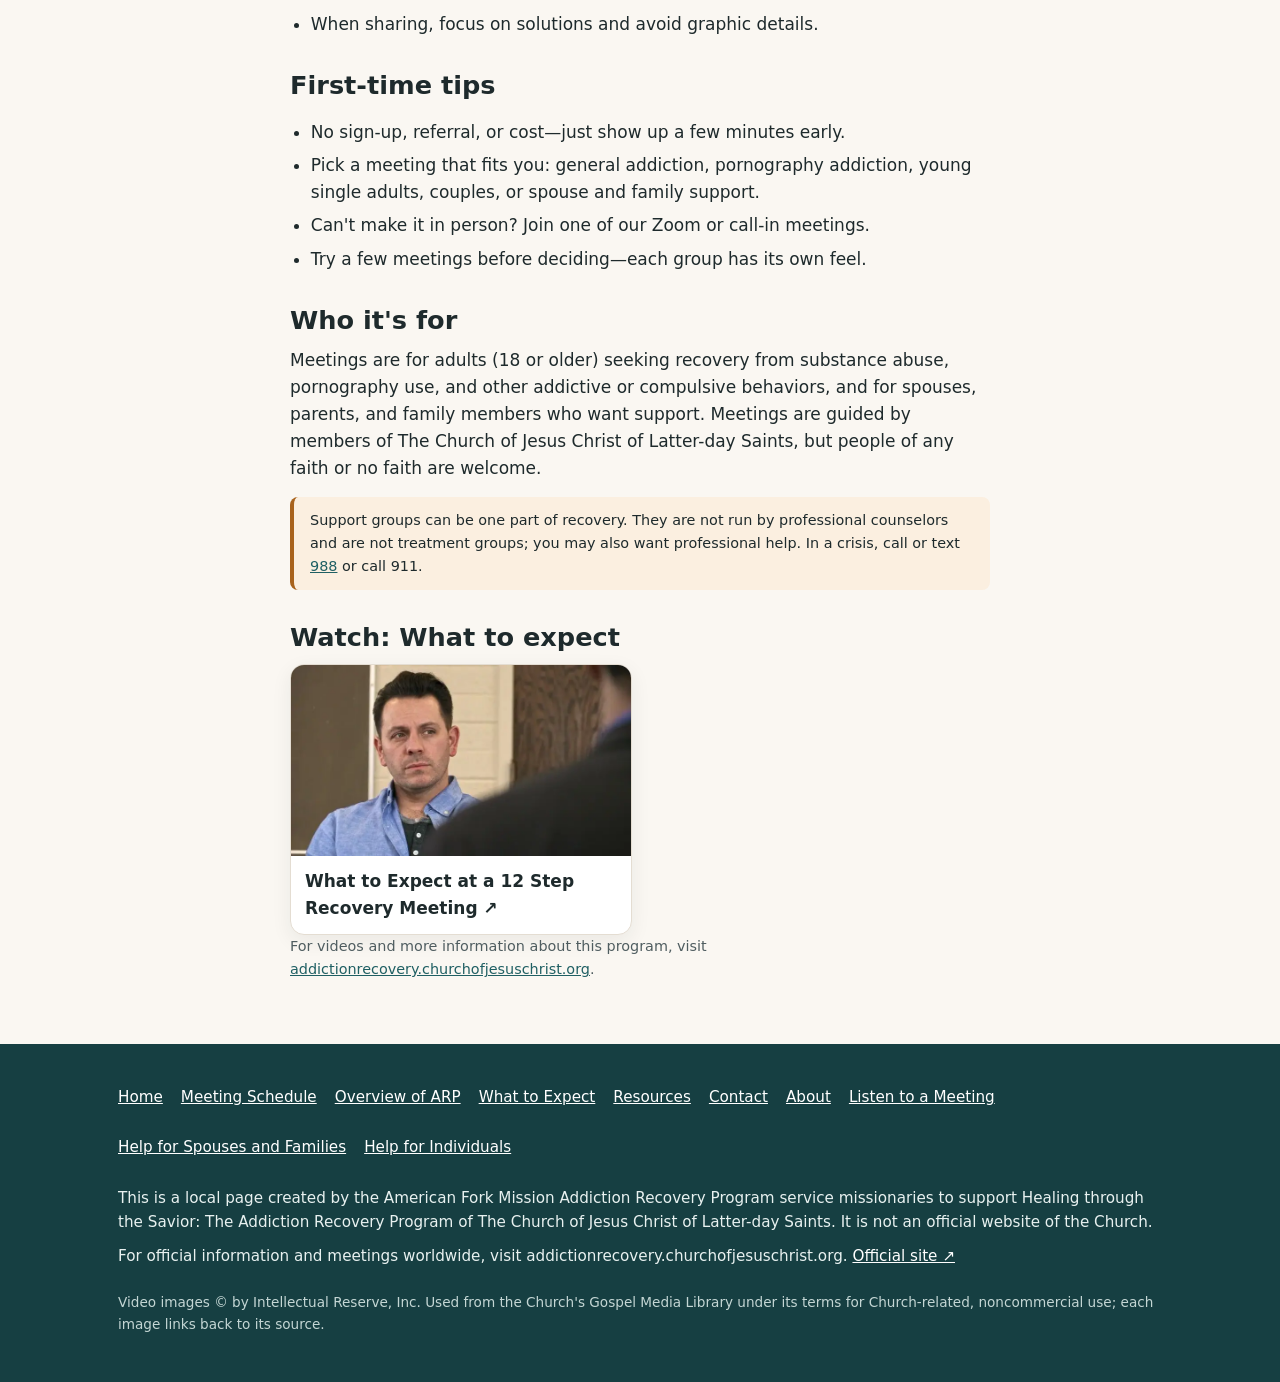
<file: what-to-expect.html>
<!doctype html>
<html lang="en">
<head>
<meta charset="utf-8">
<meta name="viewport" content="width=device-width, initial-scale=1">
<title>What to Expect | ARP Recovery in American Fork</title>
<meta name="description" content="New to an Addiction Recovery Program meeting? What to expect at your first meeting, confidentiality, and first-time tips.">
<meta name="theme-color" content="#1f5f63">
<link rel="icon" href="/assets/img/favicon.svg" type="image/svg+xml">
<link rel="stylesheet" href="/assets/css/site.css">
<script src="/assets/js/site.js" defer></script>
</head>
<body>
<a class="skip" href="#main">Skip to content</a>
<header class="site-header" id="site-header">
  <div class="wrap"><a class="brand" href="/">ARP Recovery in American Fork</a>
  <noscript><nav><a href="/schedule">Schedule</a> · <a href="/overview">Overview</a> · <a href="/what-to-expect">What to Expect</a> · <a href="/resources">Resources</a> · <a href="/contact">Contact</a> · <a href="/about">About</a></nav></noscript></div>
</header>
<div id="announcement"></div>
<!-- ===== EDITABLE PAGE CONTENT START ===== -->
<main id="main">
  <div class="wrap prose">
    <!-- SOURCE: "What Can I Expect as a Newcomer?" from Elder Olsen's "Newcomer to 12 Step.pdf"
         (emailed to Jake 2026-10-26), plus the meeting outline from his Overview document and
         first-time tips from the official ARP page "What Can I Expect from a Recovery Support Group?". -->
    <h1>What Can I Expect as a Newcomer?</h1>
    <p class="lead">Addiction Recovery Program 12 Step Meetings</p>

    <div class="grid grid-2">
      <div class="card">
        <h2 style="margin-top:0">This program provides a safe place where we:</h2>
        <ul>
          <li>use only our first name</li>
          <li>share our current challenges</li>
          <li>meet others who can relate to our struggles</li>
          <li>learn from others' successes in their recovery</li>
          <li>find a support system and practice the 12 Steps</li>
          <li>understand that we are not alone</li>
        </ul>
      </div>
      <div class="card">
        <h2 style="margin-top:0">This program is not:</h2>
        <ul>
          <li>A place of shame</li>
          <li>A confessional</li>
          <li>A 12-week program</li>
        </ul>
      </div>
    </div>

    <h2>Welcome</h2>
    <p>We want to encourage you as you begin your personal journey of recovery from addiction/compulsive behavior. We also encourage you to come to as many meetings as possible and to gain the strength you will need to break free from the cravings that keep you in bondage.</p>
    <p>Recovery is a serious process that takes time. As you continue in the fellowship of those who desire to break free from addiction/compulsive behavior, you will discover there is hope for you, for changing and improving your life. If you desire to begin this journey now, we welcome you.</p>
    <p><a class="btn" href="/schedule">Find a meeting</a></p>

    <h2>What happens in a meeting</h2>
    <ol>
      <li>Missionaries preside. A missionary welcomes participants.</li>
      <li>Opening prayer</li>
      <li>Read the 12 Steps aloud</li>
      <li>Read and discuss the specific step assigned for that week</li>
      <li>Sharing session (3–5 minutes per participant; participants may pass)</li>
      <li>Missionary bears testimony</li>
      <li>Closing prayer</li>
    </ol>

    <h2>Anonymity and confidentiality</h2>
    <ul>
      <li>Introduce yourself by your first name only.</li>
      <li>"Who you see here, what you hear here, when you leave here, let it stay here."</li>
      <li>You can choose to just listen. When it's your turn to read or share, simply say "pass."</li>
      <li>When sharing, focus on solutions and avoid graphic details.</li>
    </ul>

    <h2>First-time tips</h2>
    <ul>
      <li>No sign-up, referral, or cost—just show up a few minutes early.</li>
      <li>Pick a meeting that fits you: general addiction, pornography addiction, young single adults, couples, or spouse and family support.</li>
      <li>Can't make it in person? Join one of our Zoom or call-in meetings.</li>
      <li>Try a few meetings before deciding—each group has its own feel.</li>
    </ul>

    <h2>Who it's for</h2>
    <p>Meetings are for adults (18 or older) seeking recovery from substance abuse, pornography use, and other addictive or compulsive behaviors, and for spouses, parents, and family members who want support. Meetings are guided by members of The Church of Jesus Christ of Latter-day Saints, but people of any faith or no faith are welcome.</p>
    <p class="note small">Support groups can be one part of recovery. They are not run by professional counselors and are not treatment groups; you may also want professional help. In a crisis, call or text <a href="tel:988">988</a> or call 911.</p>

    <h2>Watch: What to expect</h2>
    <div class="grid grid-2">
      <a class="card video-card" href="https://www.churchofjesuschrist.org/media/video/2012-12-0021-what-to-expect-at-a-12-step-recovery-meeting?lang=eng" target="_blank" rel="noopener"><img src="/assets/img/what-to-expect.webp" alt="A small group of adults seated in a circle in a church classroom, holding recovery guides" width="768" height="432" loading="lazy"><span>What to Expect at a 12 Step Recovery Meeting ↗</span></a>
    </div>
    <p class="small muted">For videos and more information about this program, visit <a href="https://addictionrecovery.churchofjesuschrist.org/" target="_blank" rel="noopener">addictionrecovery.churchofjesuschrist.org</a>.</p>
  </div>
</main>
<!-- ===== EDITABLE PAGE CONTENT END ===== -->
<footer class="site-footer" id="site-footer">
  <div class="wrap"><p>A local page supporting Healing through the Savior: The Addiction Recovery Program of The Church of Jesus Christ of Latter-day Saints. Not an official Church website. <a href="https://addictionrecovery.churchofjesuschrist.org/">Official site</a></p></div>
</footer>
</body>
</html>
</file>
<file: assets/css/site.css>
/* ARP Recovery in American Fork — shared styles. Mobile-first, no external fonts. */
:root{
  --bg:#faf7f2; --surface:#fff; --text:#1e2a2c; --muted:#4f5d60; --line:#e4ddd2;
  --brand:#1f5f63; --brand-dark:#164649; --brand-soft:#e4f0ef; --accent:#a8621c; --accent-soft:#fbefe0;
  --radius:14px; --shadow:0 6px 20px rgba(30,42,44,.07);
}
*{box-sizing:border-box}
html{-webkit-text-size-adjust:100%}
body{margin:0;font-family:system-ui,-apple-system,"Segoe UI",Roboto,Helvetica,Arial,sans-serif;font-size:1.0625rem;line-height:1.6;color:var(--text);background:var(--bg)}
img{max-width:100%;height:auto;display:block}
a{color:var(--brand)}
a:hover{color:var(--brand-dark)}
:focus-visible{outline:3px solid var(--accent);outline-offset:2px;border-radius:4px}
.skip{position:absolute;left:-999px;top:0;background:var(--brand);color:#fff;padding:10px 14px;z-index:100}
.skip:focus{left:8px;top:8px}
.wrap{max-width:1080px;margin:0 auto;padding:0 18px}

/* Header / nav */
.site-header{background:var(--surface);border-bottom:1px solid var(--line);position:sticky;top:0;z-index:50}
.site-header .wrap{display:flex;align-items:center;justify-content:space-between;gap:12px;min-height:64px}
.brand{font-weight:700;color:var(--text);text-decoration:none;line-height:1.2;font-size:1.05rem}
.brand small{display:block;font-weight:500;color:var(--muted);font-size:.8rem}
.nav-toggle{appearance:none;border:1px solid var(--line);background:var(--surface);border-radius:10px;min-width:48px;min-height:48px;font-size:1rem;font-weight:600;color:var(--text);cursor:pointer;padding:0 14px}
.site-nav{display:none;position:absolute;left:0;right:0;top:100%;background:var(--surface);border-bottom:1px solid var(--line);box-shadow:var(--shadow)}
.site-nav.open{display:block}
.site-nav ul{list-style:none;margin:0;padding:8px 18px 16px}
.site-nav a{display:block;padding:12px 8px;min-height:48px;text-decoration:none;color:var(--text);font-weight:600;border-radius:8px}
.site-nav a[aria-current="page"]{background:var(--brand-soft);color:var(--brand-dark)}
.site-nav .ext{font-weight:500;color:var(--muted)}
.site-nav .sep{border-top:1px solid var(--line);margin:8px 0;padding-top:6px;font-size:.8rem;text-transform:uppercase;letter-spacing:.06em;color:var(--muted)}
@media (min-width:1000px){
  .nav-toggle{display:none}
  .site-nav{display:block;position:static;border:0;box-shadow:none;background:none}
  .site-nav ul{display:flex;gap:2px;padding:0;align-items:center}
  .site-nav a{padding:10px 10px;font-size:.95rem;min-height:auto}
  .site-nav .sep,.site-nav .ext-item{display:none}
}

/* Layout */
main{padding:28px 0 48px}
h1{font-size:clamp(1.8rem,5.5vw,2.6rem);line-height:1.15;margin:0 0 12px}
h2{font-size:clamp(1.3rem,3.6vw,1.6rem);line-height:1.25;margin:32px 0 10px}
h3{font-size:1.15rem;margin:22px 0 6px}
p{margin:0 0 14px}
.lead{font-size:1.15rem;color:var(--muted);max-width:46rem}
.card{background:var(--surface);border:1px solid var(--line);border-radius:var(--radius);padding:20px;box-shadow:var(--shadow)}
.grid{display:grid;gap:16px}
@media (min-width:700px){.grid-2{grid-template-columns:1fr 1fr}.grid-3{grid-template-columns:repeat(3,1fr)}}
.prose{max-width:46rem}
.prose ul,.prose ol{padding-left:1.3rem}
.prose li{margin:6px 0}
.note{background:var(--accent-soft);border-left:4px solid var(--accent);padding:12px 16px;border-radius:8px}
.muted{color:var(--muted)}
.small{font-size:.9rem}

/* Buttons */
.btn{display:inline-flex;align-items:center;justify-content:center;gap:8px;min-height:48px;padding:10px 18px;border-radius:12px;background:var(--brand);color:#fff;text-decoration:none;font-weight:700;border:2px solid var(--brand)}
.btn:hover{background:var(--brand-dark);border-color:var(--brand-dark);color:#fff}
.btn.secondary{background:var(--surface);color:var(--brand-dark)}
.btn.secondary:hover{background:var(--brand-soft);color:var(--brand-dark)}
.btn-row{display:flex;flex-wrap:wrap;gap:10px;margin:14px 0}

/* Hero */
.hero{background:linear-gradient(160deg,#e4f0ef 0%,#fbefe0 100%);border-bottom:1px solid var(--line)}
.hero .wrap{padding-top:36px;padding-bottom:36px}
.pill-list{display:flex;flex-wrap:wrap;gap:8px;list-style:none;padding:0;margin:16px 0 0}
.pill-list li{background:var(--surface);border:1px solid var(--line);border-radius:999px;padding:6px 14px;font-weight:600;font-size:.95rem}
.quick a.card{display:block;text-decoration:none;color:var(--text)}
.quick a.card:hover{border-color:var(--brand)}
.quick strong{display:block;font-size:1.1rem;color:var(--brand-dark);margin-bottom:4px}

/* Schedule */
.filters{background:var(--surface);border:1px solid var(--line);border-radius:var(--radius);padding:14px;margin:18px 0;box-shadow:var(--shadow)}
.filters fieldset{border:0;margin:0 0 10px;padding:0}
.filters legend{font-weight:700;font-size:.9rem;margin-bottom:6px}
.chips{display:flex;gap:6px;overflow-x:auto;padding-bottom:4px;-webkit-overflow-scrolling:touch}
.chip{flex:0 0 auto;min-height:44px;min-width:48px;padding:8px 14px;border-radius:999px;border:1px solid var(--line);background:var(--bg);color:var(--text);font-weight:600;font-size:.95rem;cursor:pointer}
.chip[aria-pressed="true"]{background:var(--brand);border-color:var(--brand);color:#fff}
.selects{display:grid;gap:10px}
@media (min-width:700px){.selects{grid-template-columns:repeat(3,1fr)}}
.selects label{font-weight:700;font-size:.9rem;display:block}
.selects select{width:100%;min-height:48px;font-size:1rem;padding:8px 10px;border-radius:10px;border:1px solid #b9b1a5;background:#fff;color:var(--text);margin-top:4px}
.result-bar{display:flex;flex-wrap:wrap;align-items:center;justify-content:space-between;gap:10px;margin:6px 0 0}
.linkbtn{background:none;border:0;color:var(--brand);font-weight:700;text-decoration:underline;cursor:pointer;min-height:44px;font-size:1rem;padding:0 4px}
.day-group h2{display:flex;align-items:center;gap:10px;border-bottom:2px solid var(--line);padding-bottom:6px}
.today-badge{font-size:.75rem;background:var(--accent);color:#fff;border-radius:999px;padding:3px 10px;letter-spacing:.03em}
.meeting{display:grid;gap:6px;margin:12px 0}
@media (min-width:760px){.meeting{grid-template-columns:130px 1fr}}
.meeting .time{font-size:1.35rem;font-weight:800;color:var(--brand-dark);line-height:1.2}
.meeting .time small{display:block;font-size:.85rem;font-weight:600;color:var(--muted)}
.meeting h3{margin:0 0 6px;font-size:1.12rem}
.tags{display:flex;flex-wrap:wrap;gap:6px;margin:0 0 8px;padding:0;list-style:none}
.tags li{font-size:.82rem;font-weight:700;border-radius:6px;padding:3px 9px;background:var(--brand-soft);color:var(--brand-dark)}
.tags li.fmt-zoom{background:#ece6f6;color:#47306e}
.tags li.aud{background:var(--accent-soft);color:#6e3f10}
.meeting .where{margin:0 0 8px}
.meeting .btn{min-height:44px;padding:8px 14px;font-size:.95rem}
.zoom-details{font-size:.95rem;color:var(--muted);margin:4px 0 0}
.zoom-details code{font-size:1rem;color:var(--text);background:var(--bg);padding:1px 6px;border-radius:4px}
.empty{padding:20px;text-align:center}

/* Resources & contact */
.link-list{list-style:none;padding:0;margin:0}
.link-list a{display:flex;align-items:center;min-height:48px;padding:10px 0;border-bottom:1px solid var(--line);font-weight:600;text-decoration:none}
.link-list a::after{content:"↗";margin-left:auto;padding-left:10px;color:var(--muted)}
.video-card{text-decoration:none;color:var(--text);display:block;overflow:hidden;padding:0}
.video-card img{aspect-ratio:16/9;object-fit:cover;width:100%}
.video-card span{display:block;padding:12px 14px;font-weight:700}
.contact-card dl{margin:0}
.contact-card dt{font-weight:700;margin-top:10px}
.contact-card dd{margin:2px 0 0}
.contact-card a{font-weight:700;display:inline-flex;min-height:44px;align-items:center}
.placeholder{color:var(--muted);font-style:italic}

/* Footer */
.site-footer{background:#163f42;color:#e8f1f0;padding:32px 0;font-size:.95rem}
.site-footer a{color:#fff}
.site-footer ul{list-style:none;padding:0;margin:0 0 16px;display:flex;flex-wrap:wrap;gap:6px 18px}
.site-footer a{display:inline-flex;min-height:44px;align-items:center}
.site-footer .fine{color:#c4d6d4;font-size:.85rem}

@media print{
  .site-header,.site-footer,.filters,.btn-row,.skip{display:none!important}
  body{background:#fff}
  .card{box-shadow:none;break-inside:avoid}
}
</file>
